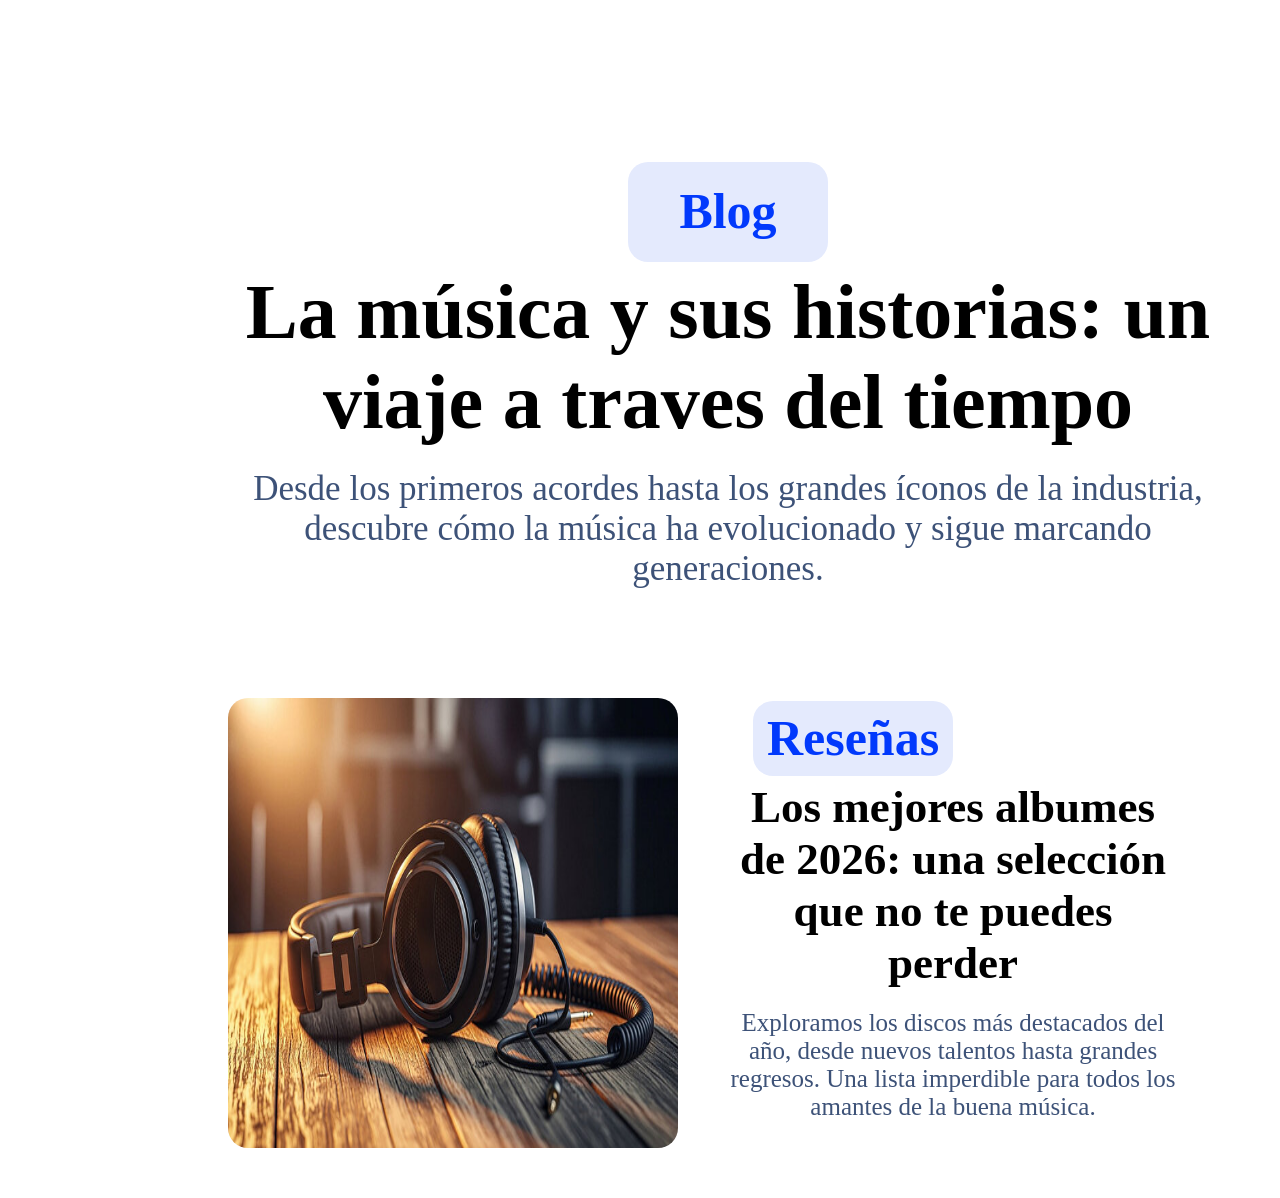
<file: inicio.html>
<!DOCTYPE html>
<html lang="en">
<head>
    <meta charset="UTF-8">
    <meta name="viewport" content="width=device-width, initial-scale=1.0">
    <title>Document</title>
    <link rel="stylesheet" href="./inicio.css">
</head>
<body>

<div id="up">

    <div id="blog">

        <h1 id="texto-blog"> Blog </h1>

    </div>

    <h1 id="titulo"> La música y sus historias: un viaje a traves del tiempo </h1>

    <p id="parrafo"> Desde los primeros acordes hasta los grandes íconos de la industria, 
        descubre cómo la música ha evolucionado y sigue marcando generaciones. </p>

</div>

<div id="down">

    <img id="imagen" src="./assets/360_F_1642717765_LyTvblUQvEtFKji3pUsdiWYncj1e74c2.jpg" alt="">

    <div id="right">

        <div id="resenas">

        <h1 id="texto-resenas"> Reseñas </h1>

    </div>

    <h1 id="titulo2"> Los mejores albumes de 2026: una selección que no te puedes perder </h1>

    <p id="parrafo2"> Exploramos los discos más destacados del año, desde nuevos talentos hasta grandes
        regresos. Una lista imperdible para todos los amantes de la buena música. </p>

    </div>

</div>
    
<source src="./inicio.js">

</body>
</html>
</file>
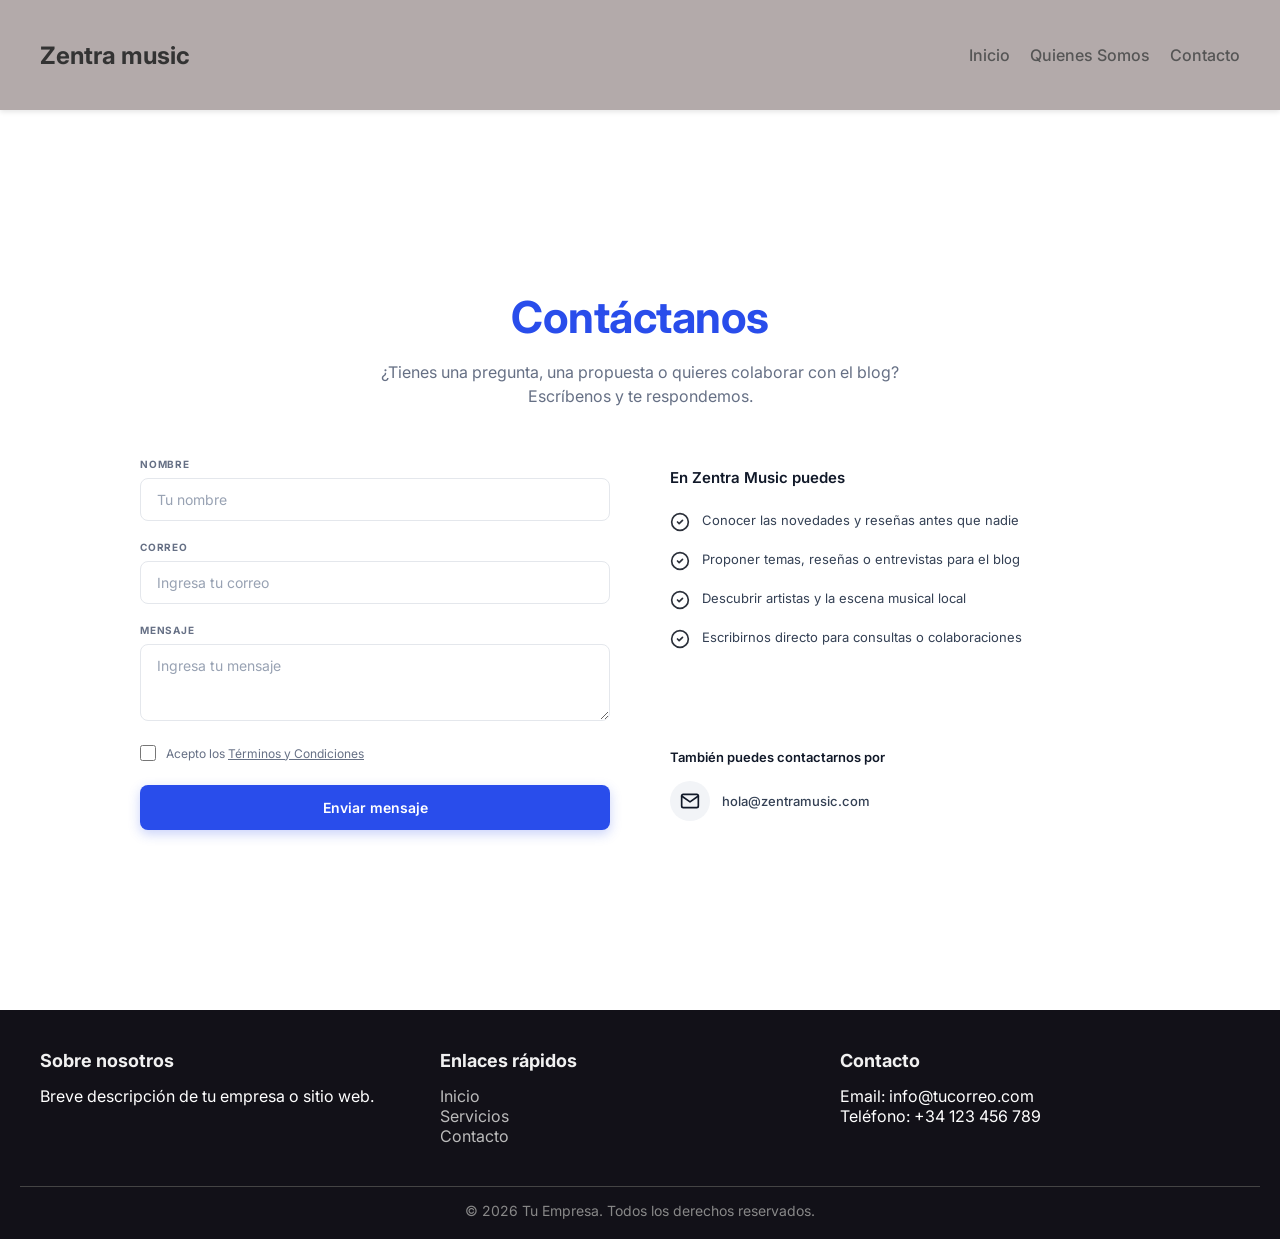
<file: src/contact-us.html>
<!DOCTYPE html>
<html lang="es">

<head>
  <meta charset="UTF-8">
  <meta name="viewport" content="width=device-width, initial-scale=1.0">
  <title>Contáctanos</title>
  <link rel="stylesheet" href="contact-us.css">
  <link rel="stylesheet" href="style.css">
  <!-- Google Fonts: Inter -->
  <link rel="preconnect" href="https://fonts.googleapis.com">
  <link rel="preconnect" href="https://fonts.gstatic.com" crossorigin>
  <link href="https://fonts.googleapis.com/css2?family=Inter:wght@400;500;600;700&display=swap" rel="stylesheet">

</head>

<body>

  <header class="site-header">
    <div class="header-container">
      <div class="logo">
        <a href="index.html">Zentra music</a>
      </div>
      <nav class="navigation">
        <ul id="header">
          <li><a href="index.html#home">Inicio</a></li>
          <li><a href="about-us.html">Quienes Somos</a></li>
          <li><a href="contact-us.html">Contacto</a></li>
        </ul>
      </nav>
    </div>
  </header>

  <div class="parent-contact">
    <section class="contact-section">
      <div class="contact-title">
        <h1>Contáctanos</h1>
        <p class="description">
          ¿Tienes una pregunta, una propuesta o quieres colaborar con el blog? Escríbenos y te respondemos.
        </p>
      </div>

      <div class="contact-container">
        <div class="contact-form-column">
          <form class="contact-form">
            <div class="form-group">
              <label for="name">Nombre</label>
              <input type="text" id="name" name="name" placeholder="Tu nombre">
            </div>

            <div class="form-group">
              <label for="email">Correo</label>
              <input type="email" id="email" name="email" placeholder="Ingresa tu correo">
            </div>

            <div class="form-group">
              <label for="message">Mensaje</label>
              <textarea id="message" name="message" rows="3" placeholder="Ingresa tu mensaje"></textarea>
            </div>

            <div class="checkbox-group">
              <input type="checkbox" id="terms">
              <label for="terms">Acepto los <a href="#">Términos y Condiciones</a></label>
            </div>

            <button type="submit" class="submit-btn">Enviar mensaje</button>
          </form>
        </div>

        <div class="contact-info-column">
          <div class="services-info">
            <h3>En Zentra Music puedes</h3>
            <ul class="benefits-list">
              <li>
                <svg width="20" height="20" viewBox="0 0 24 24" fill="none" stroke="#2B303A" stroke-width="2"
                  stroke-linecap="round" stroke-linejoin="round">
                  <circle cx="12" cy="12" r="10" />
                  <path d="m9 12 2 2 4-4" />
                </svg>
                <span>Conocer las novedades y reseñas antes que nadie</span>
              </li>
              <li>
                <svg width="20" height="20" viewBox="0 0 24 24" fill="none" stroke="#2B303A" stroke-width="2"
                  stroke-linecap="round" stroke-linejoin="round">
                  <circle cx="12" cy="12" r="10" />
                  <path d="m9 12 2 2 4-4" />
                </svg>
                <span>Proponer temas, reseñas o entrevistas para el blog</span>
              </li>
              <li>
                <svg width="20" height="20" viewBox="0 0 24 24" fill="none" stroke="#2B303A" stroke-width="2"
                  stroke-linecap="round" stroke-linejoin="round">
                  <circle cx="12" cy="12" r="10" />
                  <path d="m9 12 2 2 4-4" />
                </svg>
                <span>Descubrir artistas y la escena musical local</span>
              </li>
              <li>
                <svg width="20" height="20" viewBox="0 0 24 24" fill="none" stroke="#2B303A" stroke-width="2"
                  stroke-linecap="round" stroke-linejoin="round">
                  <circle cx="12" cy="12" r="10" />
                  <path d="m9 12 2 2 4-4" />
                </svg>
                <span>Escribirnos directo para consultas o colaboraciones</span>
              </li>
            </ul>
          </div>

          <div class="direct-contact">
            <p class="direct-contact-title">También puedes contactarnos por</p>
            <div class="contact-methods">
              <div class="contact-item">
                <div class="icon-circle">
                  <svg width="20" height="20" viewBox="0 0 24 24" fill="none" stroke="currentColor" stroke-width="2"
                    stroke-linecap="round" stroke-linejoin="round">
                    <path d="M4 4h16c1.1 0 2 .9 2 2v12c0 1.1-.9 2-2 2H4c-1.1 0-2-.9-2-2V6c0-1.1.9-2 2-2z" />
                    <polyline points="22,6 12,13 2,6" />
                  </svg>
                </div>
                <span>hola@zentramusic.com</span>
              </div>
            </div>
          </div>
        </div>

      </div>
    </section>

  </div>
  <!-- footer -->
  <footer class="site-footer">
    <div class="footer-container">
      <div class="footer-col">
        <h3>Sobre nosotros</h3>
        <p>Breve descripción de tu empresa o sitio web.</p>
      </div>
      <div class="footer-col">
        <h3>Enlaces rápidos</h3>
        <ul>
          <li><a href="#">Inicio</a></li>
          <li><a href="#">Servicios</a></li>
          <li><a href="#">Contacto</a></li>
        </ul>
      </div>
      <div class="footer-col">
        <h3>Contacto</h3>
        <p>Email: info@tucorreo.com</p>
        <p>Teléfono: +34 123 456 789</p>
      </div>
    </div>
    <div class="footer-bottom">
      <p>&copy; 2026 Tu Empresa. Todos los derechos reservados.</p>
    </div>
  </footer>


</body>

</html>
</file>
<file: inicio.css>
#up {
    position: relative;
    top: 100px;
    left: 200px;
    width: 1000px;
    height: 500px;
    background-color: none;
    padding-left: 20px;
    padding-right: 20px;
    padding-top: 20px;

}

#blog {
    background-color: rgb(228, 234, 253);
    width: 200px;
    height: 100px;
    position: relative;
    left: 400px;
    border-radius: 20px;
}

#texto-blog {
    font-size: 50px;
    text-align: center;
    color:rgb(1, 57, 252);
    padding-top: 20px;
}

#titulo {
    font-size: 78px;
    text-align: center;
    margin-top: 5px;
}

#parrafo {
    font-size: 35px;
    text-align: center;
    color: rgb(61, 82, 120);
    margin-top: -30px;
}

#down {
    position: relative;
    top: 100px;
    left: 200px;
    width: 1000px;
    height: 500px;
    background-color: none;
    padding-left: 20px;
    padding-right: 20px;
    padding-top: 20px;
    margin-top: 50px;

}
#imagen {
    width: 450px;
    height: 450px;
    border-radius: 20px;
}

#right {
    background-color: none;
    width: 450px;
    height: 450px;
    margin-left: 500px;
    margin-top: -485px;
    border: 0%;
    padding: 0%;
}

#resenas {
    background-color: rgb(228, 234, 253);
    width: 200px;
    height: 75px;
    position: relative;
    left: 25px;
    border-radius: 20px;
    border: 0px;
}

#texto-resenas {
    font-size: 50px;
    text-align: center;
    color:rgb(1, 57, 252);
    padding-top: 8px;
}

#titulo2 {
    font-size: 45px;
    text-align: center;
    margin-top: 5px;
    padding-bottom: 20px;
    border: 0px;
}

#parrafo2 {
    font-size: 25px;
    text-align: center;
    color: rgb(61, 82, 120);
    margin-top: -30px;
    border: 0px;
}
</file>
<file: src/contact-us.css>
.parent-contact {
    background-color: #ffffff;
    color: #2b303a;
    display: flex;
    justify-content: center;
    align-items: center;
    min-height: 100vh;
    padding: 60px 20px;
}

.contact-section {
    max-width: 1000px;
    width: 100%;
    margin: 0 auto;
}

.contact-title {
    text-align: center;
    margin-bottom: 50px;
}

.contact-title h1 {
    font-size: 44px;
    font-weight: 700;
    color: #294DEB;
    margin-bottom: 16px;
    letter-spacing: -0.5px;
}

.contact-title .description {
    font-size: 16px;
    color: #667085;
    max-width: 600px;
    margin: 0 auto;
    line-height: 1.5;
}

.contact-container {
    display: grid;
    grid-template-columns: 1fr 1fr;
    gap: 60px;
    align-items: start;
}

.contact-form {
    display: flex;
    flex-direction: column;
    gap: 20px;
}

.form-group {
    display: flex;
    flex-direction: column;
    gap: 8px;
}

.form-group label {
    font-size: 10px;
    font-weight: 700;
    letter-spacing: 0.8px;
    color: #667085;
    text-transform: uppercase;
}

.form-group input,
.form-group textarea {
    width: 100%;
    padding: 12px 16px;
    border: 1px solid #e4e7ec;
    border-radius: 8px;
    font-size: 14px;
    color: #101828;
    outline: none;
    transition: border-color 0.2s ease, box-shadow 0.2s ease;
}

.form-group input::placeholder,
.form-group textarea::placeholder {
    color: #98a2b3;
}

.form-group input:focus,
.form-group textarea:focus {
    border-color: #24292f;
    box-shadow: 0 0 0 3px rgba(36, 41, 47, 0.08);
}

.form-group textarea {
    resize: vertical;
}

.checkbox-group {
    display: flex;
    align-items: center;
    gap: 10px;
    margin-top: 4px;
    margin-bottom: 4px;
}

.checkbox-group input[type="checkbox"] {
    width: 16px;
    height: 16px;
    accent-color: #24292f;
    cursor: pointer;
}

.checkbox-group label {
    font-size: 12px;
    color: #667085;
}

.checkbox-group label a {
    color: #667085;
    text-decoration: underline;
}

.submit-btn {
    width: 100%;
    padding: 14px;
    background-color: #294DEB;
    color: #ffffff;
    border: none;
    border-radius: 8px;
    font-size: 14px;
    font-weight: 600;
    cursor: pointer;
    box-shadow: 0 4px 12px rgba(41, 77, 235, 0.25);
    transition: background-color 0.2s ease, transform 0.1s ease;
}

.submit-btn:hover {
    background-color: #1F37B5;
}

.submit-btn:active {
    transform: translateY(1px);
}

.direct-contact {
    margin-top: 40px;
}

.direct-contact-title {
    font-size: 13px;
    font-weight: 600;
    color: #101828;
    margin-bottom: 16px;
}

.contact-methods {
    display: flex;
    gap: 24px;
}

.contact-item {
    display: flex;
    align-items: center;
    gap: 12px;
    font-size: 13px;
    font-weight: 500;
    color: #344054;
}

.icon-circle {
    width: 40px;
    height: 40px;
    border-radius: 50%;
    background-color: #f2f4f7;
    display: flex;
    align-items: center;
    justify-content: center;
    color: #101828;
}

.contact-info-column {
    display: flex;
    flex-direction: column;
    gap: 60px;
    padding-top: 10px;
}

.services-info h3 {
    font-size: 15px;
    font-weight: 600;
    color: #101828;
    margin-bottom: 24px;
}

.benefits-list {
    list-style: none;
    display: flex;
    flex-direction: column;
    gap: 18px;
}

.benefits-list li {
    display: flex;
    align-items: flex-start;
    gap: 12px;
    font-size: 13px;
    color: #344054;
    line-height: 1.4;
}

.benefits-list li svg {
    flex-shrink: 0;
    margin-top: 1px;
}

@media (max-width: 768px) {
    .contact-container {
        grid-template-columns: 1fr;
        gap: 40px;
    }

    .contact-title h1 {
        font-size: 32px;
    }

    .contact-methods {
        flex-direction: column;
        gap: 16px;
    }
}
</file>
<file: src/style.css>
/* Reset general y tipografía */
* {
  box-sizing: border-box;
  margin: 0;
  padding: 0;
  font-family: 'Inter', -apple-system, BlinkMacSystemFont, "Segoe UI", Roboto, sans-serif;
}



/* Estilos para semi footer
#semi-footer {
  position: absolute;
  background-color: #294DEB;
  padding: 40px 20px;
  z-index: 1;
}  */

/* Estilos para el pie de página */
.site-footer {
  position: relative;
  background-color: #121118;
  color: #fff;
  padding: 40px 20px 20px;
  
}

.footer-container {
  display: flex;
  flex-wrap: wrap;
  justify-content: space-between;
  max-width: 1200px;
  margin: 0 auto;
  bottom: 0;
}

.footer-col {
  flex: 1;
  min-width: 250px;
  margin-bottom: 20px;
}

.footer-col h3 {
  font-size: 18px;
  margin-bottom: 15px;
  color: #f1f1f1;
}

.footer-col ul {
  list-style: none;
  padding: 0;
}

.footer-col ul li a {
  color: #bbb;
  text-decoration: none;
}

.footer-col ul li a:hover {
  color: #fff;
}

.footer-bottom {
  text-align: center;
  border-top: 1px solid #444;
  margin-top: 20px;
  padding-top: 15px;
  font-size: 14px;
  color: #888;
}



/* Estilos para el encabezado */
.site-header {
  position: fixed;
  background-color: #b3aaaa;
  box-shadow: 0 2px 5px rgba(0, 0, 0, 0.1);
  padding: 15px 20px;
  position: sticky;
  top: 0;
  z-index: 1000;
}

.header-container {
  display: flex;
  justify-content: space-between;
  align-items: center;
  max-width: 1200px;
  margin: 0 auto;
}

.logo a {
  font-size: 24px;
  font-weight: bold;
  color: #333;
  text-decoration: none;
}

.navigation ul {
  display: flex;
  list-style: none;
  margin: 0;
  padding: 0;
  gap: 20px;
}

.navigation ul li a {
  color: #555;
  text-decoration: none;
  font-size: 16px;
  font-weight: 500;
  transition: color 0.3s;
}

.navigation ul li a:hover {
  color: #007bff;
  /* Color azul al pasar el cursor */
}

#header {
  display: flex;
  justify-content: center;
  align-items: center;
  height: 80px;
}

/* Estilos base del cuerpo */
body {
  background-color: #ffffff;
  color: #121118;
  margin: 0;

}


.logo-img {
  width: 500px;
  max-width: 100%;
  margin-bottom: 1rem;
}


.quienes-somos-container {
  max-width: 800px;
  margin: 0 auto;
  text-align: center;
  /* Tono retro suave, acotado a esta página */
  color: #332211;
}


.descripcion-grupo {
  font-size: 1.1rem;
  line-height: 1.6;
  color: #554433;
  margin-bottom: 2.5rem;
}


.team-grid {
  display: grid;
  grid-template-columns: repeat(2, 1fr);
  /* Dos columnas (dos arriba, dos abajo) */
  gap: 2rem;
  text-align: left;
  margin-bottom: 120px;
}


.miembro-card {
  background: #ffffff;
  padding: 1.5rem;
  border-radius: 8px;
  border: 2px solid #332211;
  box-shadow: 4px 4px 0px #332211;
  /* Estilo retro con sombra sólida */
  text-align: center;
}


.avatar-iniciales {
  width: 90px;
  height: 90px;
  border-radius: 50%;
  background: #294DEB;
  color: white;
  display: flex;
  align-items: center;
  justify-content: center;
  font-size: 2rem;
  font-weight: bold;
  margin: 0 auto 1rem;
  border: 2px solid #332211;
}

.miembro-card h3 {
  margin: 0.5rem 0;
  color: #332211;
}

.miembro-card p {
  font-size: 0.9rem;
  color: #665544;
  line-height: 1.4;
}

/* estilos del inicio */
/* Ya no hace falta */
/* .inicio {
  margin-bottom: 0;
} */

#up {
  position: relative;
  top: 50px;
  left: 200px;
  width: 900px;
  height: 500px;
  background-color: none;
  padding-left: 20px;
  padding-right: 20px;
  padding-top: 20px;

}

#blog {
  background-color: rgb(228, 234, 253);
  width: 200px;
  height: 75px;
  position: relative;
  left: 325px;
  border-radius: 20px;
  margin-bottom: 100px;
  margin-top: -50px;
}

#texto-blog {
  font-size: 35px;
  text-align: center;
  color: rgb(1, 57, 252);
  padding-top: 15px;
}


#titulo {
  font-size: clamp(2rem, 5vw, 44px);
  line-height: 1.15;
  font-weight: 700;
  text-align: center;
  margin-top: -85px;
  padding-bottom: 100px;
}

#parrafo {
  font-size: 23px;
  text-align: center;
  color: rgb(61, 82, 120);
  margin-top: -85px;
}

#down {
  position: relative;
  top: -200px;
  left: 200px;
  width: 1000px;
  height: 500px;
  background-color: none;
  padding-left: 20px;
  padding-right: 20px;
  padding-top: 20px;
  margin-top: 50px;
}

#imagen {
  width: 450px;
  height: 450px;
  /* La imagen original es 661x360 (panoramica): sin object-fit se
     deformaria al forzar el cuadro a 450x450. cover la recorta sin
     deformar y mantiene el tamano del bloque. */
  object-fit: cover;
  object-position: center;
  border-radius: 20px;
}

#right {
  background-color: none;
  width: 450px;
  height: 450px;
  margin-left: 500px;
  margin-top: -425px;
  border: 0%;
  padding: 0%;
}

#resenas {
  margin-bottom: 40px;
  margin-left: -30px;
  background-color: rgb(228, 234, 253);
  width: 200px;
  height: 75px;
  position: relative;
  left: 25px;
  border-radius: 20px;
  border: 0px;
}

#texto-resenas {
  font-size: 35px;
  text-align: center;
  color: rgb(1, 57, 252);
  padding-top: 15px;
}

#titulo2 {
  margin-bottom: 40px;
  text-align: left;
  font-size: 37.5px;
  margin-top: 5px;
  padding-bottom: 50px;
  border: 0px;

}

#parrafo2 {
  text-align: left;
  font-size: 17px;
  color: rgb(61, 82, 120);
  margin-top: -30px;
  border: 0px;
}
</file>
